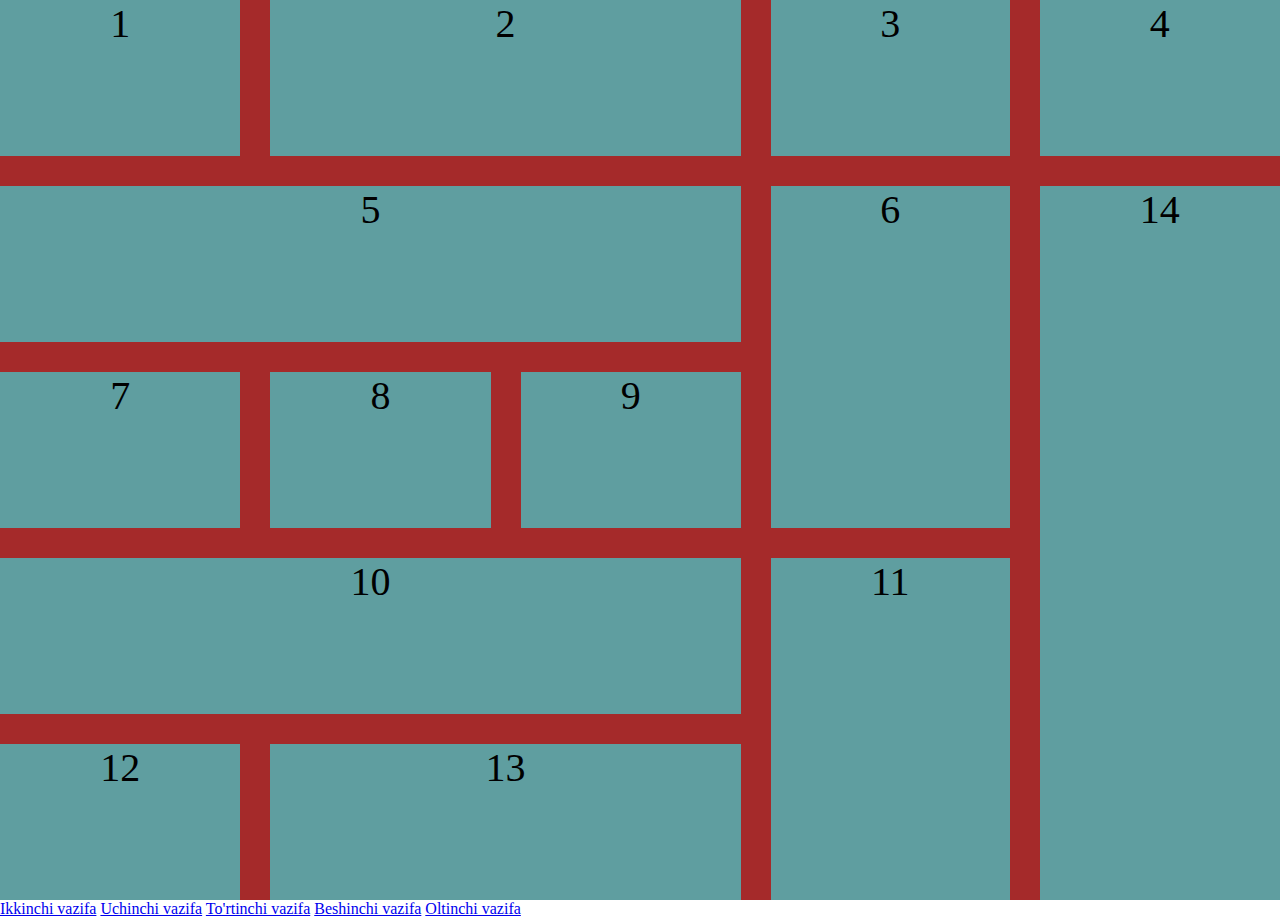
<file: index.html>
<!DOCTYPE html>
<html lang="en">
<head>
    <meta charset="UTF-8">
    <meta http-equiv="X-UA-Compatible" content="IE=edge">
    <meta name="viewport" content="width=device-width, initial-scale=1.0">
    <title>Document</title>
    <link rel="stylesheet" href="css/main.css">
</head>
<body>
    

    <div class="grid-container">
        <div class="grid-item grid-item1">1</div>
        <div class="grid-item grid-item2">2</div>
        <div class="grid-item grid-item3">3</div>
        <div class="grid-item grid-item4">4</div>
        <div class="grid-item grid-item5">5</div>
        <div class="grid-item grid-item6">6</div>
        <div class="grid-item grid-item7">7</div>
        <div class="grid-item grid-item8">8</div>
        <div class="grid-item grid-item9">9</div>
        <div class="grid-item grid-item10">10</div>
        <div class="grid-item grid-item11">11</div>
        <div class="grid-item grid-item12">12</div>
        <div class="grid-item grid-item13">13</div>
        <div class="grid-item grid-item14">14</div>
    </div>


    <a href="index2.html">Ikkinchi vazifa</a>
    <a href="index3.html">Uchinchi vazifa</a>
    <a href="index4.html">To'rtinchi vazifa</a>
    <a href="index5.html">Beshinchi vazifa</a>
    <a href="index6.html">Oltinchi vazifa</a>
    
</body>
</html>
</file>
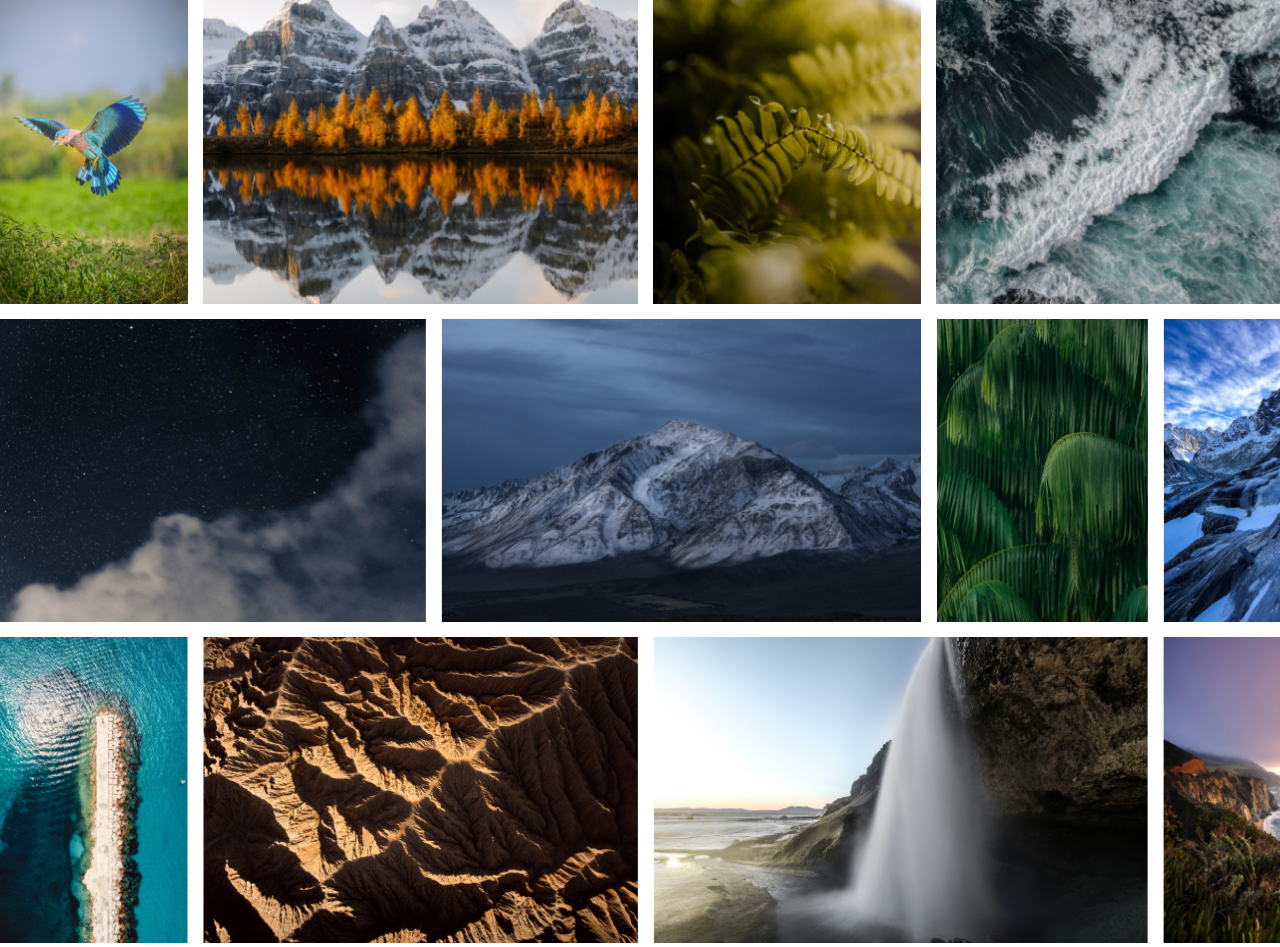
<file: index2.html>
<!DOCTYPE html>
<html lang="en">
<head>
    <meta charset="UTF-8">
    <meta http-equiv="X-UA-Compatible" content="IE=edge">
    <meta name="viewport" content="width=device-width, initial-scale=1.0">
    <title>Photo gallery</title>
    <link rel="stylesheet" href="css/main2.css">
</head>
<body>
    

    <div class="grid-container">
        <div class="grid-item1">
            <img src="img/first.jpg" alt="first">
        </div>
        <div class="grid-item2">
            <img src="img/second.jpg" alt="second">
        </div>
        <div class="grid-item3">
            <img src="img/third.jpg" alt="third">
        </div>
        <div class="grid-item4">
            <img src="img/fourth.jpg" alt="fourth">
        </div>
        <div class="grid-item5">
            <img src="img/fifth.jpg" alt="fifth">
        </div>
        <div class="grid-item6">
            <img src="img/sixth.jpg" alt="sixth">
        </div>
        <div class="grid-item7">
            <img src="img/seventh.jpg" alt="seventh">
        </div>
        <div class="grid-item8">
            <img src="img/eighth.jpg" alt="eighth">
        </div>
        <div class="grid-item9">
            <img src="img/ninth.jpg" alt="ninth">
        </div>
        <div class="grid-item10">
            <img src="img/tenth.jpg" alt="tenth">
        </div>
        <div class="grid-item11">
            <img src="img/eleventh.jpg" alt="eleventh">
        </div>
        <div class="grid-item12">
            <img src="img/twelevth.jpg" alt="twelevth">
        </div>
    </div>


</body>
</html>
</file>
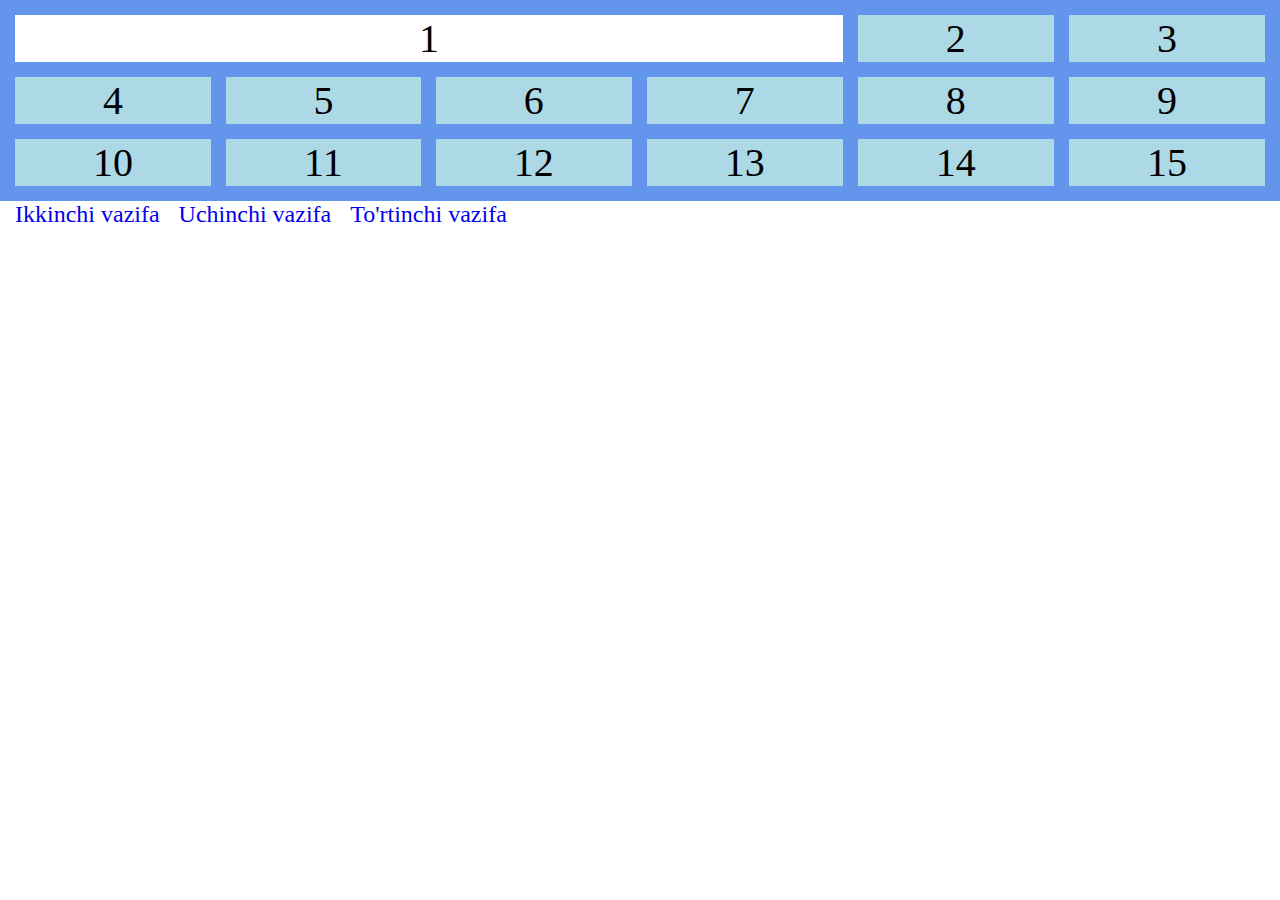
<file: index3.html>
<!DOCTYPE html>
<html lang="en">
<head>
    <meta charset="UTF-8">
    <meta http-equiv="X-UA-Compatible" content="IE=edge">
    <meta name="viewport" content="width=device-width, initial-scale=1.0">
    <title>Document</title>
    <link rel="stylesheet" href="css/main3.css">
</head>
<body>
    

    <div class="grid-container">
        <div class="grid-itemFirst grid-item1">1</div>
        <div class="grid-item grid-item2">2</div>
        <div class="grid-item grid-item3">3</div>
        <div class="grid-item grid-item4">4</div>
        <div class="grid-item grid-item5">5</div>
        <div class="grid-item grid-item6">6</div>
        <div class="grid-item grid-item7">7</div>
        <div class="grid-item grid-item8">8</div>
        <div class="grid-item grid-item9">9</div>
        <div class="grid-item grid-item10">10</div>
        <div class="grid-item grid-item11">11</div>
        <div class="grid-item grid-item12">12</div>
        <div class="grid-item grid-item13">13</div>
        <div class="grid-item grid-item14">14</div>
        <div class="grid-item grid-item15">15</div>
    </div>
    <a href="index4.html">Ikkinchi vazifa</a>
    <a href="index5.html">Uchinchi vazifa</a>
    <a href="index6.html">To'rtinchi vazifa</a>

</body>
</html>
</file>
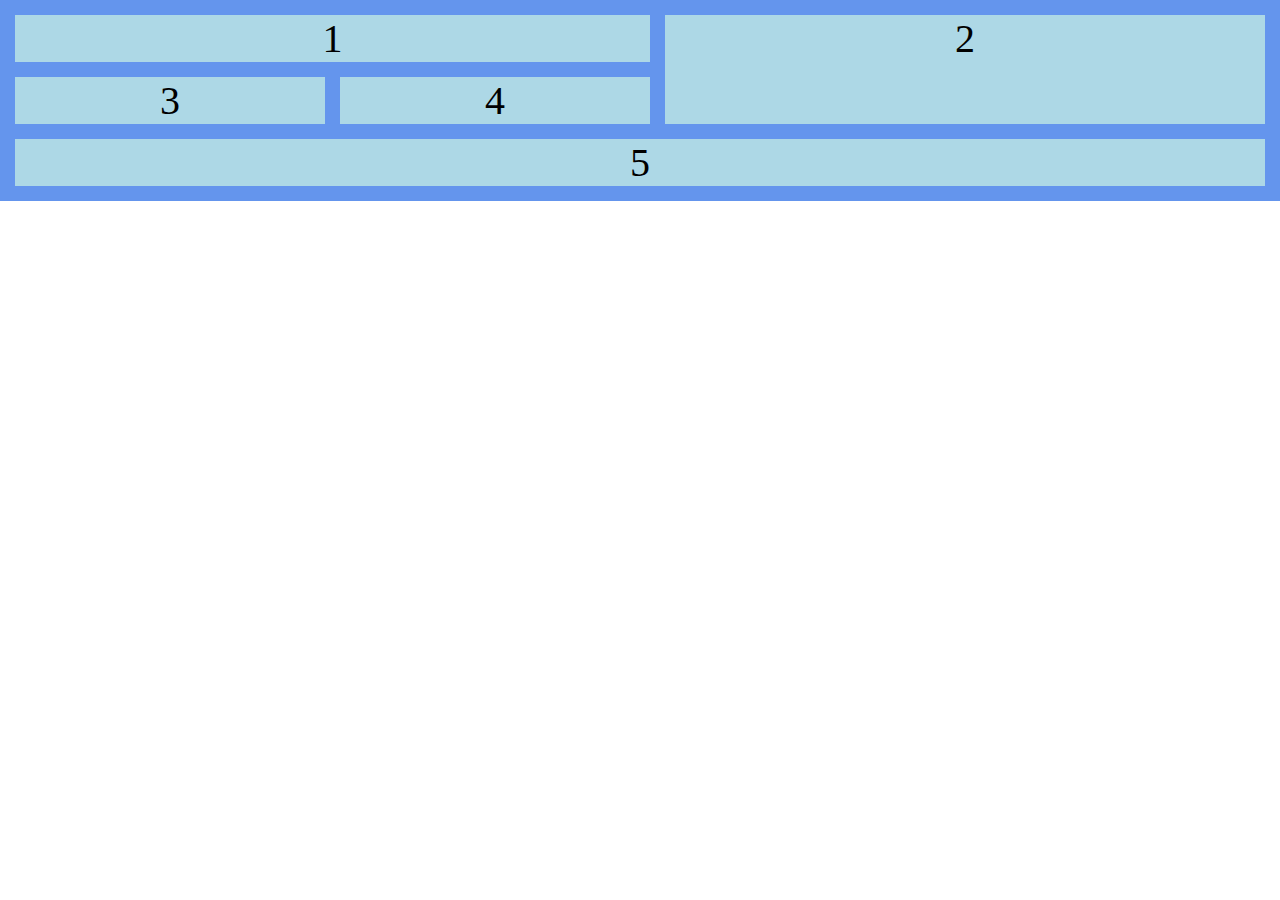
<file: index4.html>
<!DOCTYPE html>
<html lang="en">
<head>
    <meta charset="UTF-8">
    <meta http-equiv="X-UA-Compatible" content="IE=edge">
    <meta name="viewport" content="width=device-width, initial-scale=1.0">
    <title>Document</title>
    <link rel="stylesheet" href="css/main4.css">
</head>
<body>
    


    <div class="grid-container">
        <div class="grid-item grid-item1">1</div>
        <div class="grid-item grid-item2">2</div>
        <div class="grid-item grid-item3">3</div>
        <div class="grid-item grid-item4">4</div>
        <div class="grid-item grid-item5">5</div>
    </div>

</body>
</html>
</file>
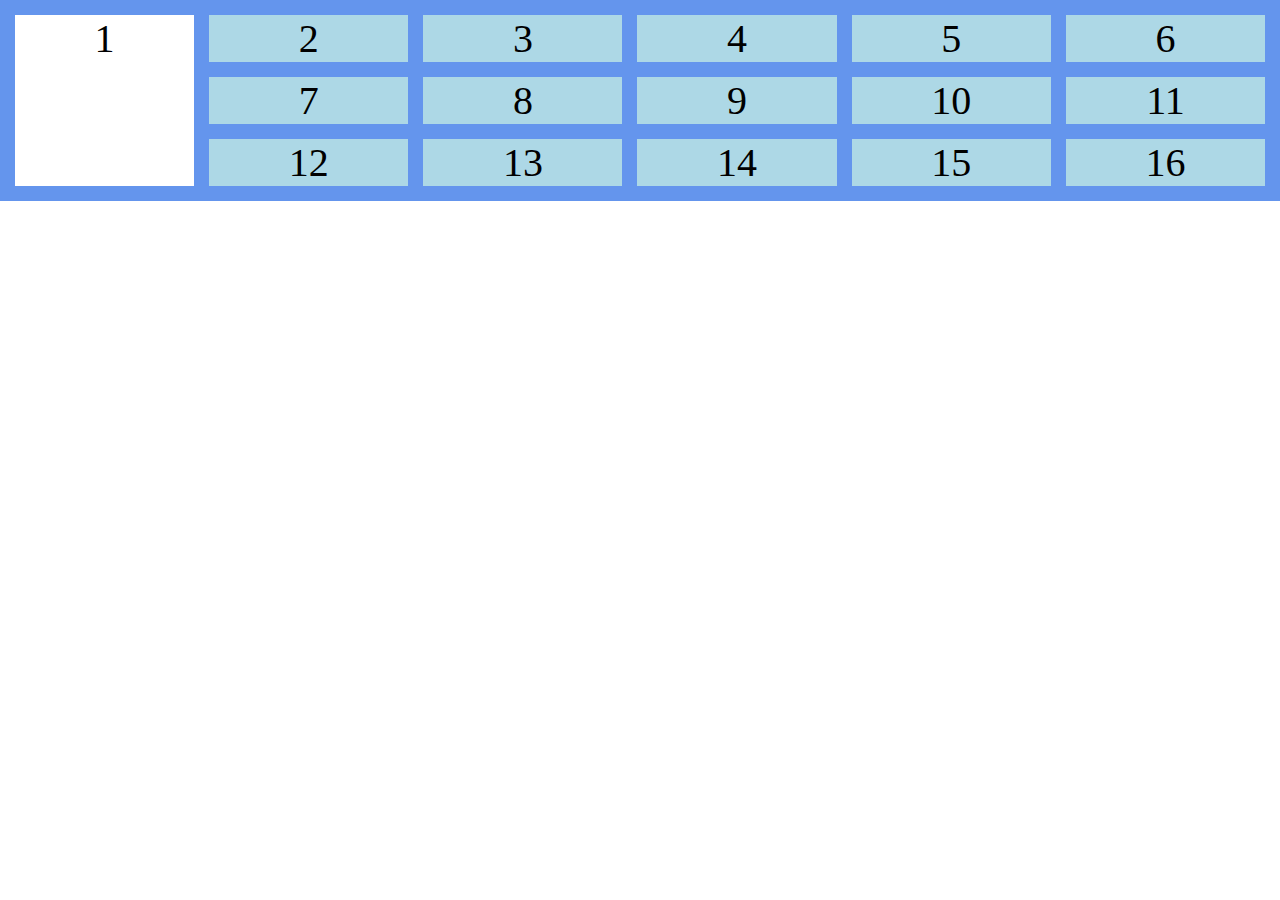
<file: index5.html>
<!DOCTYPE html>
<html lang="en">
<head>
    <meta charset="UTF-8">
    <meta http-equiv="X-UA-Compatible" content="IE=edge">
    <meta name="viewport" content="width=device-width, initial-scale=1.0">
    <title>Document</title>
    <link rel="stylesheet" href="css/main5.css">
</head>
<body>
    

    <div class="grid-container">
        <div class="griditemFirst grid-item1">1</div>
        <div class="grid-item grid-item2">2</div>
        <div class="grid-item grid-item3">3</div>
        <div class="grid-item grid-item4">4</div>
        <div class="grid-item grid-item5">5</div>
        <div class="grid-item grid-item6">6</div>
        <div class="grid-item grid-item7">7</div>
        <div class="grid-item grid-item8">8</div>
        <div class="grid-item grid-item9">9</div>
        <div class="grid-item grid-item10">10</div>
        <div class="grid-item grid-item11">11</div>
        <div class="grid-item grid-item12">12</div>
        <div class="grid-item grid-item13">13</div>
        <div class="grid-item grid-item14">14</div>
        <div class="grid-item grid-item15">15</div>
        <div class="grid-item grid-item16">16</div>
    </div>


</body>
</html>
</file>
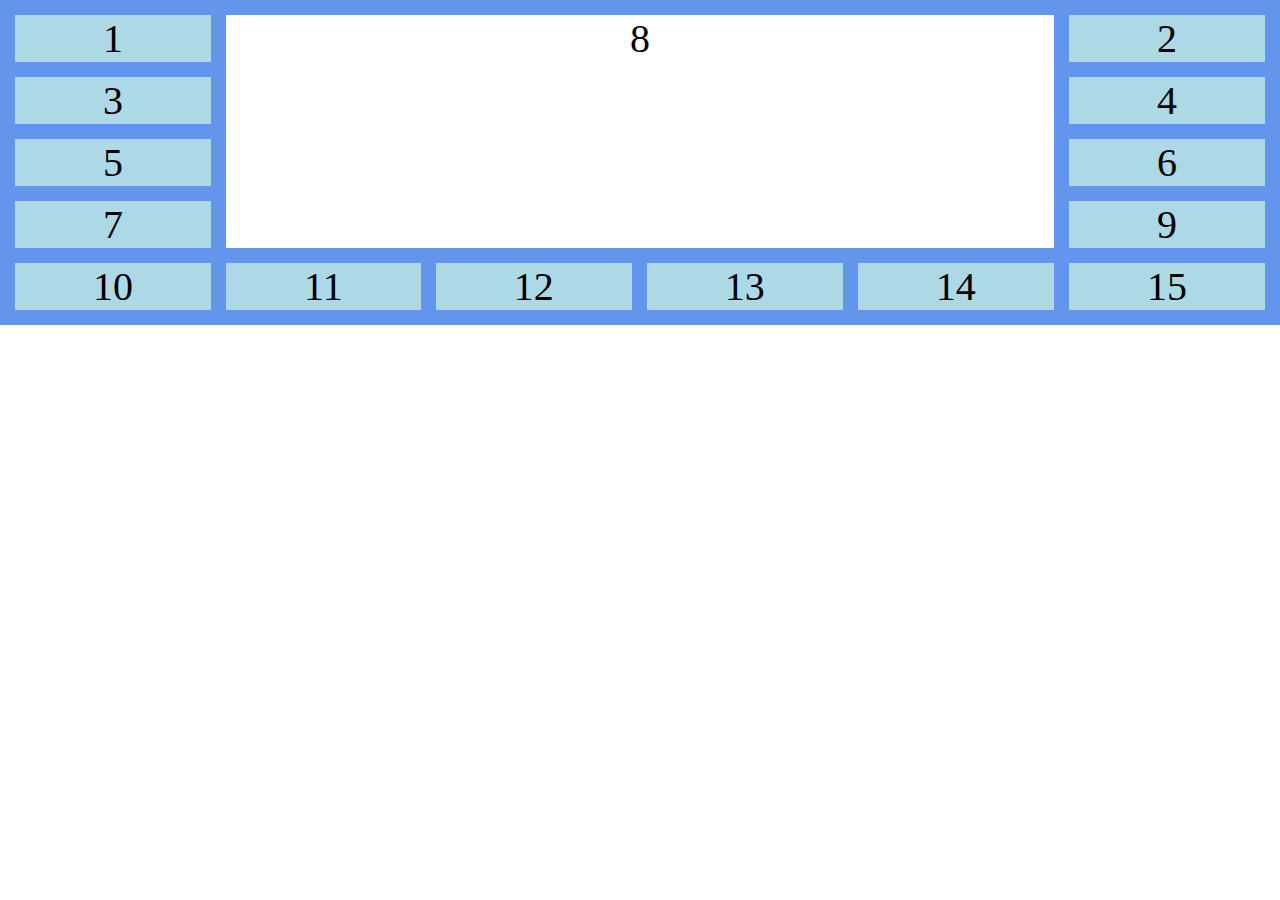
<file: index6.html>
<!DOCTYPE html>
<html lang="en">
<head>
    <meta charset="UTF-8">
    <meta http-equiv="X-UA-Compatible" content="IE=edge">
    <meta name="viewport" content="width=device-width, initial-scale=1.0">
    <title>Document</title>
    <link rel="stylesheet" href="css/main6.css">
</head>
<body>
    
    <div class="grid-container">
        <div class="grid-item grid-item1">1</div>
        <div class="grid-item grid-item2">2</div>
        <div class="grid-item grid-item3">3</div>
        <div class="grid-item grid-item4">4</div>
        <div class="grid-item grid-item5">5</div>
        <div class="grid-item grid-item6">6</div>
        <div class="grid-item grid-item7">7</div>
        <div class="grid-itemFirst grid-item8">8</div>
        <div class="grid-item grid-item9">9</div>
        <div class="grid-item grid-item10">10</div>
        <div class="grid-item grid-item11">11</div>
        <div class="grid-item grid-item12">12</div>
        <div class="grid-item grid-item13">13</div>
        <div class="grid-item grid-item14">14</div>
        <div class="grid-item grid-item15">15</div>
    </div>

</body>
</html>
</file>
<file: css/main.css>
* {
    box-sizing: border-box;
}

body {
    margin: 0;
}

.grid-container {
    display: grid;
    gap: 30px;
    background-color: brown;
    height: 100vh;
}

.grid-item {
    background-color: cadetblue;
    text-align: center;
    font-size: 40px;
}

.grid-item1 {
    grid-column-start: 1;
    grid-column-end: 2;
    grid-row-start: 1;
    grid-row-end: 2;
}

.grid-item2 {
    grid-column-start: 2;
    grid-column-end: 4;
    grid-row-start: 1;
    grid-row-end: 2;
}

.grid-item3 {
    grid-column-start: 4;
    grid-column-end: 5;
    grid-row-start: 1;
    grid-row-end: 2;
}

.grid-item4 {
    grid-column-start: 5;
    grid-column-end: 6;
    grid-row-start: 1;
    grid-row-end: 2;
}

.grid-item5 {
    grid-column-start: 1;
    grid-column-end: 4;
    grid-row-start: 2;
    grid-row-end: 3;
}

.grid-item6 {
    grid-column-start: 4;
    grid-column-end: 5;
    grid-row-start: 2;
    grid-row-end: 4;
}

.grid-item7 {
    grid-column-start: 1;
    grid-column-end: 2;
    grid-row-start: 3;
    grid-row-end: 4;
}

.grid-item8 {
    grid-column-start: 2;
    grid-column-end: 3;
    grid-row-start: 3;
    grid-row-end: 4;
}

.grid-item9 {
    grid-column-start: 3;
    grid-column-end: 4;
    grid-row-start: 3;
    grid-row-end: 4;
}

.grid-item10 {
    grid-column-start: 1;
    grid-column-end: 4;
    grid-row-start: 4;
    grid-row-end: 5;
}

.grid-item11 {
    grid-column-start: 4;
    grid-column-end: 5;
    grid-row-start: 4;
    grid-row-end: 6;
}

.grid-item12 {
    grid-column-start: 1;
    grid-column-end: 2;
    grid-row-start: 5;
    grid-row-end: 6;
}

.grid-item13 {
    grid-column-start: 2;
    grid-column-end: 4;
    grid-row-start: 5;
    grid-row-end: 6;
}

.grid-item14 {
    grid-column-start: 5;
    grid-column-end: 6;
    grid-row-start: 2;
    grid-row-end: 6;
}
</file>
<file: css/main2.css>
* {
    box-sizing: border-box;
}

body {
    margin: 0;
}

.grid-container {
    display: grid;
    gap: 15px;
    height: 930px;
    grid-template-columns: 188px 223px 197px 268px 212px 240px;
    grid-template-rows: auto auto auto;
}

img {
    width: 100%;
    height: 100%;
}

.grid-item1 {
    grid-column-start: 1;
    grid-column-end: 2;
    grid-row-start: 1;
    grid-row-end: 2;
}

.grid-item2 {
    grid-column-start: 2;
    grid-column-end: 4;
    grid-row-start: 1;
    grid-row-end: 2;
}

.grid-item3 {
    grid-column-start: 4;
    grid-column-end: 5;
    grid-row-start: 1;
    grid-row-end: 2;
}

.grid-item4 {
    grid-column-start: 5;
    grid-column-end: 7;
    grid-row-start: 1;
    grid-row-end: 2;
}

.grid-item5 {
    grid-column-start: 1;
    grid-column-end: 3;
    grid-row-start: 2;
    grid-row-end: 3;
}

.grid-item6 {
    grid-column-start: 3;
    grid-column-end: 5;
    grid-row-start: 2;
    grid-row-end: 3;
}
.grid-item7 {
    grid-column-start: 5;
    grid-column-end: 6;
    grid-row-start: 2;
    grid-row-end: 3;
}

.grid-item8 {
    grid-column-start: 6;
    grid-column-end: 7;
    grid-row-start: 2;
    grid-row-end: 3;
}

.grid-item9 {
    grid-column-start: 1;
    grid-column-end: 2;
    grid-row-start: 3;
    grid-row-end: 4;
}

.grid-item10 {
    grid-column-start: 2;
    grid-column-end: 4;
    grid-row-start: 3;
    grid-row-end: 4;
}

.grid-item11 {
    grid-column-start: 4;
    grid-column-end: 6;
    grid-row-start: 3;
    grid-row-end: 4;
}

.grid-item12 {
    grid-column-start: 6;
    grid-column-end: 7;
    grid-row-start: 3;
    grid-row-end: 4;
}
</file>
<file: css/main3.css>
* {
    box-sizing: border-box;
}

body {
    margin: 0;
}

a {
    text-decoration: none;
    font-size: 24px;
    margin-left: 15px;
}

.grid-container {
    display: grid;
    gap: 15px;
    background-color: cornflowerblue;
    padding: 15px;
}

.grid-item {
    background-color: lightblue;
    text-align: center;
    color: black;
    font-size: 40px;
}

.grid-itemFirst {
    color: black;
    font-size: 40px;
    text-align: center;
    background-color: #fff;
}

.grid-item1 {
    grid-column-start: 1;
    grid-column-end: 5;
    grid-row-start: 1;
    grid-row-end: 2;
}

.grid-item2 {
    grid-column-start: 5;
    grid-column-end: 6;
    grid-row-start: 1;
    grid-row-end: 2;
}

.grid-item3 {
    grid-column-start: 6;
    grid-column-end: 7;
    grid-row-start: 1;
    grid-row-end: 2;
}

.grid-item4 {
    grid-column-start: 1;
    grid-column-end: 2;
    grid-row-start: 2;
    grid-row-end: 3;
}

.grid-item5 {
    grid-column-start: 2;
    grid-column-end: 3;
    grid-row-start: 2;
    grid-row-end: 3;
}

.grid-item6 {
    grid-column-start: 3;
    grid-column-end: 4;
    grid-row-start: 2;
    grid-row-end: 3;
}

.grid-item7 {
    grid-column-start: 4;
    grid-column-end: 5;
    grid-row-start: 2;
    grid-row-end: 3;
}

.grid-item8 {
    grid-column-start: 5;
    grid-column-end: 6;
    grid-row-start: 2;
    grid-row-end: 3;
}
</file>
<file: css/main4.css>
* {
    box-sizing: border-box;
}

body {
    margin: 0;
}

.grid-container {
    display: grid;
    gap: 15px;
    background-color: cornflowerblue;
    padding: 15px;
}

.grid-item  {
    background-color: lightblue;
    font-size: 40px;
    text-align: center;
}

.grid-item1 {
    grid-column-start: 1;
    grid-column-end: 3;
    grid-row-start: 1;
    grid-row-end: 2;
}

.grid-item2 {
    grid-column-start: 3;
    grid-column-end: 5;
    grid-row-start: 1;
    grid-row-end: 3;
}

.grid-item3 {
    grid-column-start: 1;
    grid-column-end: 2;
    grid-row-start: 2;
    grid-row-end: 3;
}

.grid-item4 {
    grid-column-start: 2;
    grid-column-end: 3;
    grid-row-start: 2;
    grid-row-end: 3;
}

.grid-item5 {
    grid-column-start: 1;
    grid-column-end: 5;
    grid-row-start: 3;
    grid-row-end: 4;
}
</file>
<file: css/main5.css>
* {
    box-sizing: border-box;
}

body {
    margin: 0;
}

.grid-container {
    display: grid;
    gap: 15px;
    background-color: cornflowerblue;
    padding: 15px;
}

.griditemFirst {
    background-color: white;
    font-size: 40px;
    text-align: center;
}

.grid-item {
    background-color: lightblue;
    text-align: center;
    font-size: 40px;
}

.grid-item1 {
    grid-area: 1 / 1 / 4 / 2;
}

.grid-item2 {
    grid-area: 1 / 2 / 2 / 3;
}
.grid-item3 {
    grid-area: 1 / 3 / 2 / 4;
}
.grid-item4 {
    grid-area: 1 / 4 / 2 / 5;
}
.grid-item5 {
    grid-area: 1 / 5 / 2 / 6;
}
.grid-item6 {
    grid-area: 1 / 6 / 2 / 7;
}
.grid-item7 {
    grid-area: 2 / 2 / 3 / 3;
}
.grid-item8 {
    grid-area: 2 / 3 / 3 / 4;
}
.grid-item9 {
    grid-area: 2 / 4 / 3 / 5;
}
.grid-item10 {
    grid-area: 2 / 5 / 3 / 6;
}
.grid-item11 {
    grid-area: 2 / 6 / 3 / 7;
}
.grid-item12 {
    grid-area: 3 / 2 / 4 / 3;
}
.grid-item13 {
    grid-area: 3 / 3 / 4 / 4;
}
.grid-item14 {
    grid-area: 3 / 4 / 4 / 5;
}
.grid-item15 {
    grid-area: 3 / 5 / 4 / 6;
}
.grid-item16 {
    grid-area: 3 / 6 / 4 / 7;
}
</file>
<file: css/main6.css>
* {
    box-sizing: border-box;
}

body {
    margin: 0;
}

.grid-container {
    display: grid;
    gap: 15px;
    background-color: cornflowerblue;
    padding: 15px;
}

.grid-item  {
    background-color: lightblue;
    text-align: center;
    font-size: 40px;
}

.grid-itemFirst {
    background-color: white;
    text-align: center;
    font-size: 40px;
}

.grid-item1 {
    grid-area: 1 / 1 / 2 / 2;
}
.grid-item2 {
    grid-area: 1 / 6 / 2 / 7;
}
.grid-item3 {
    grid-area: 2 / 1 / 3 / 2;
}
.grid-item4 {
    grid-area: 2 / 6 / 3 / 7;
}
.grid-item5 {
    grid-area: 3 / 1 / 4 / 2;
}
.grid-item6 {
    grid-area: 3 / 6 / 4 / 7;
}
.grid-item7 {
    grid-area: 4 / 1 / 5 / 2;
}
.grid-item8 {
    grid-area: 1 / 2 / 5 / 6;
}
.grid-item9 {
    grid-area: 4 / 6 / 5 / 7;
}
.grid-item10 {
    grid-area: 5 / 1 / 6 / 2;
}
</file>
